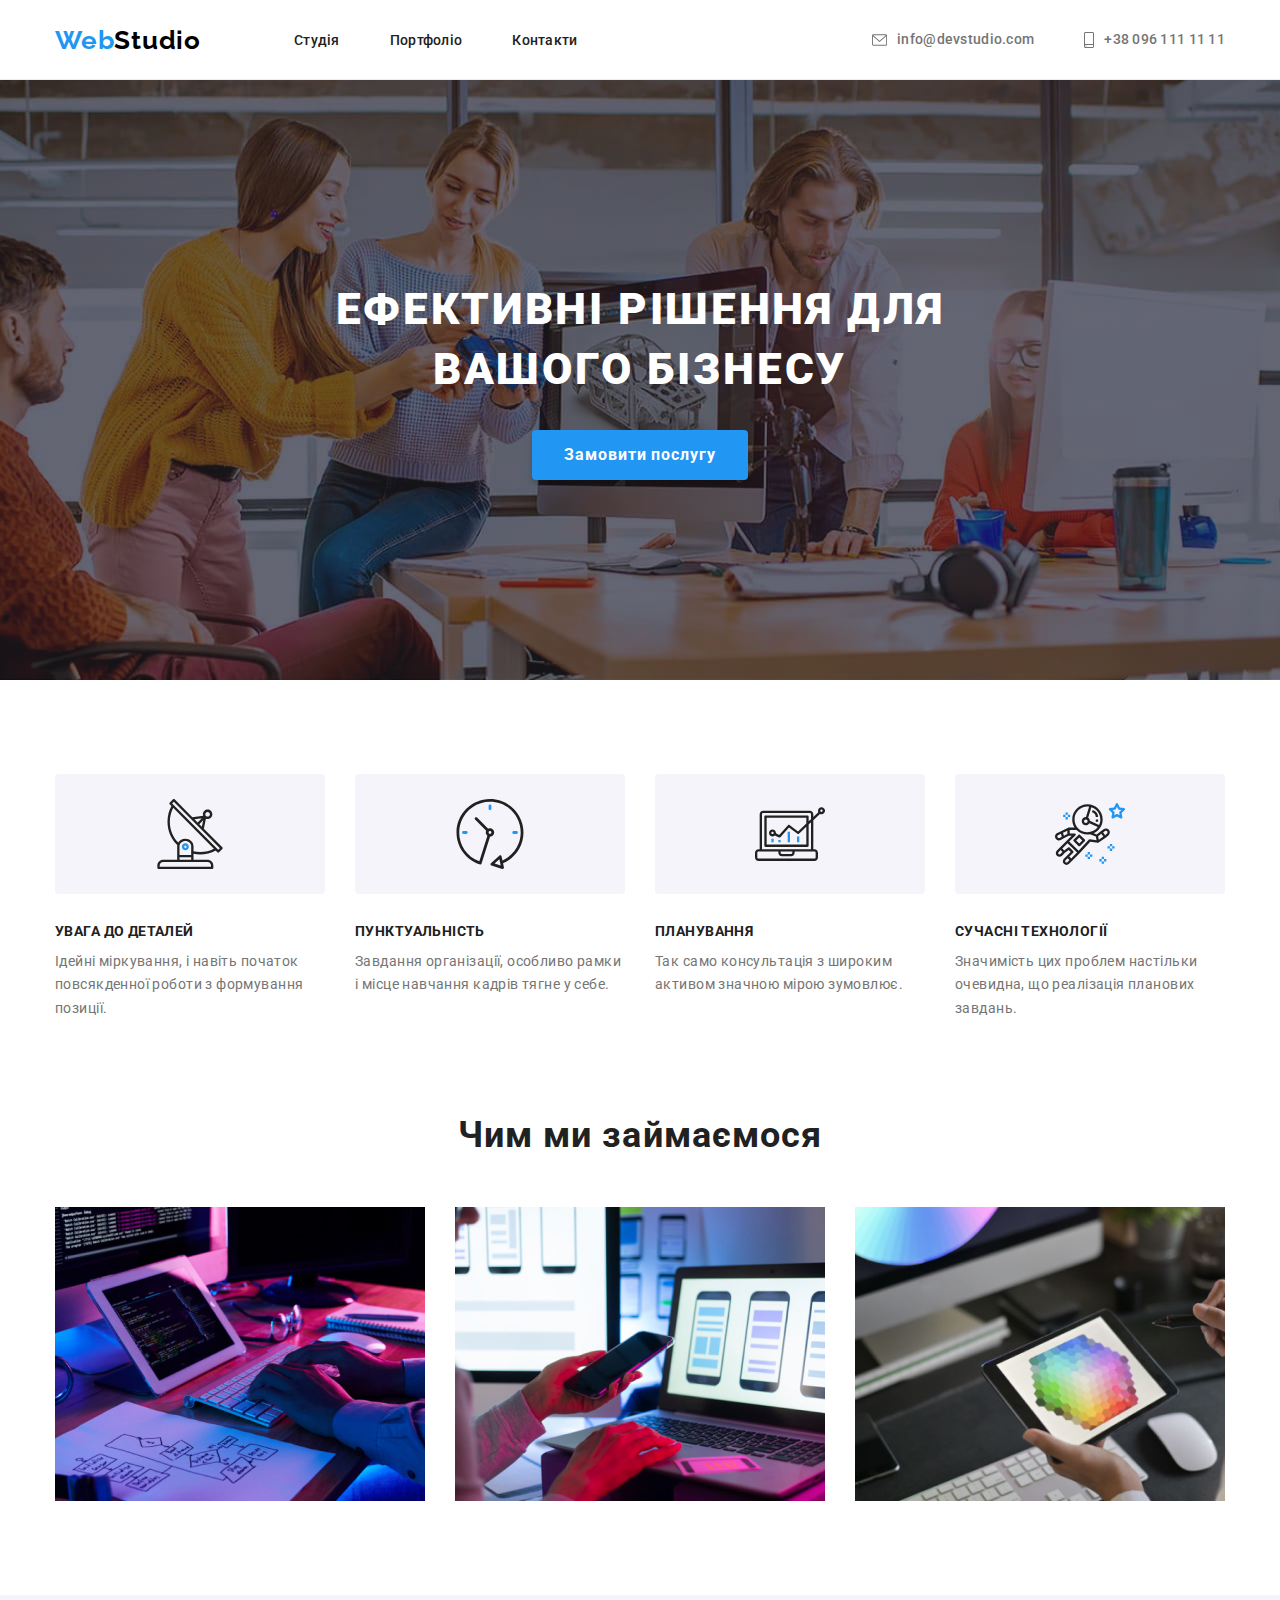
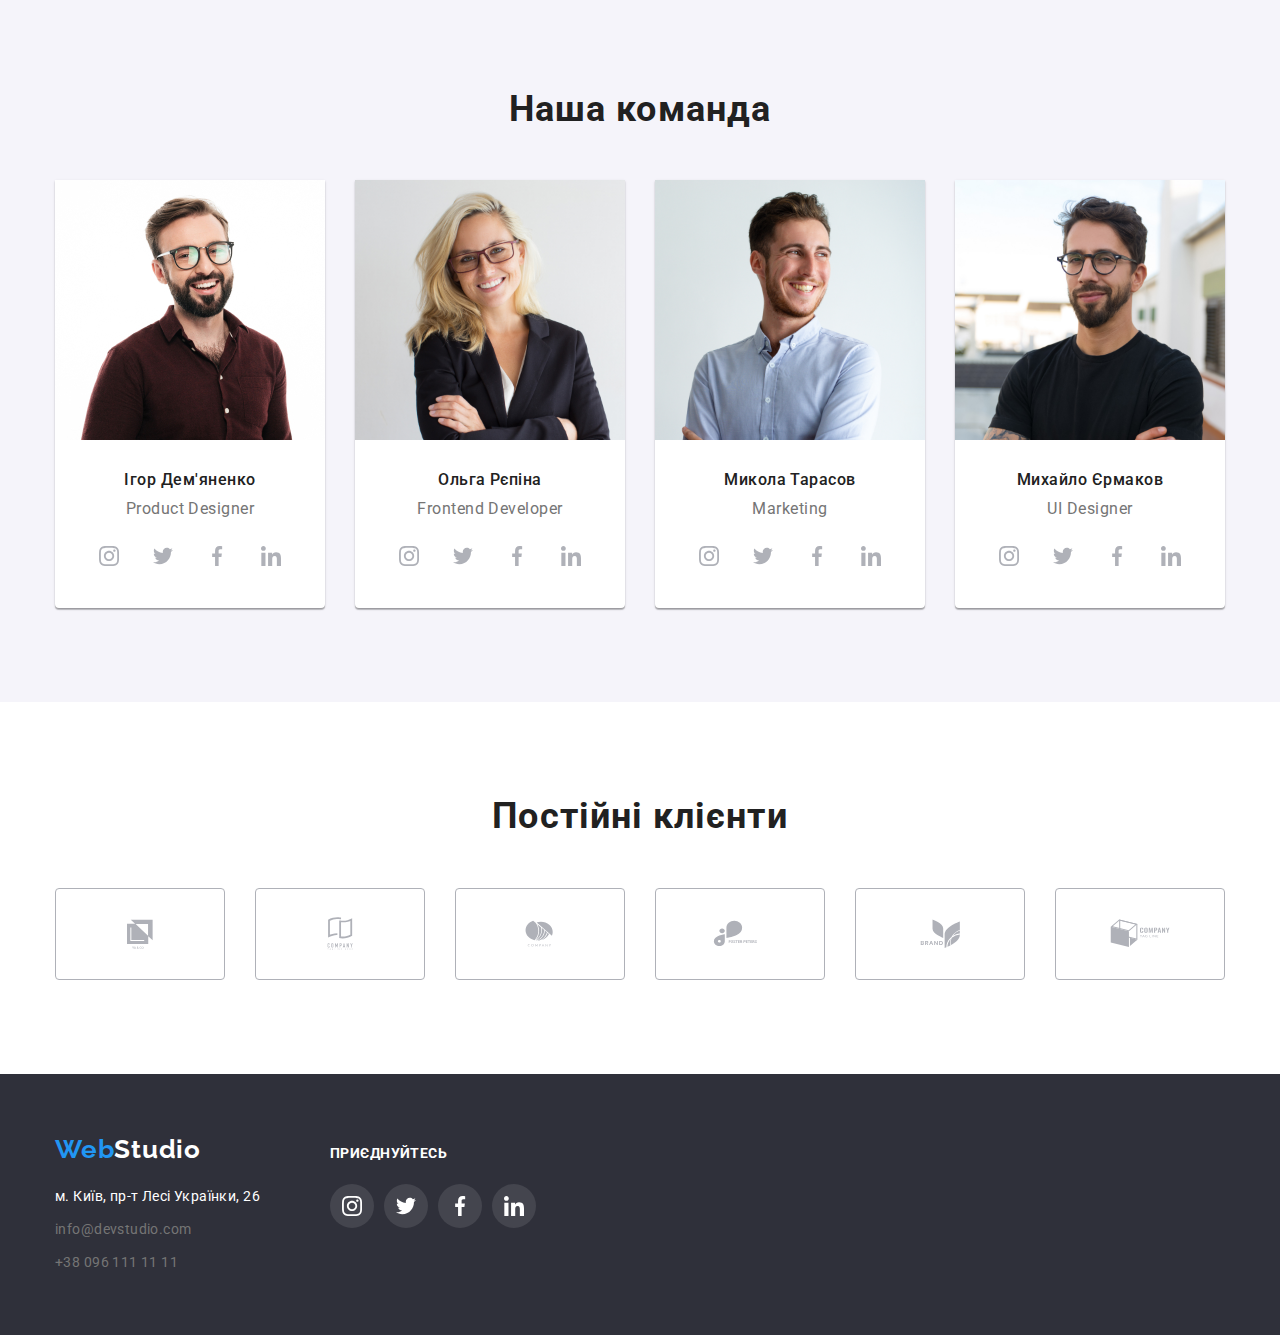
<file: index.html>
<!DOCTYPE html>
<html lang="uk">
  <head>
    <meta charset="UTF-8" />
    <meta http-equiv="X-UA-Compatible" content="IE=edge" />
    <meta name="viewport" content="width=device-width, initial-scale=1.0" />
    <title>WebStudio</title>
    <link rel="preconnect" href="https://fonts.googleapis.com" />
    <link rel="preconnect" href="https://fonts.gstatic.com" crossorigin />
    <link
      href="https://fonts.googleapis.com/css2?family=Raleway:wght@700&family=Roboto:wght@400;500;700;900&display=swap"
      rel="stylesheet"
    />

    <link rel="stylesheet" href="css/modern-normalize.css" />
    <link rel="stylesheet" href="css/styles.css" />
  </head>

  <body>
    <!--Header-->
    <header class="header">
      <div class="container flex-nav">
        <nav class="nav">
          <a class="logo" href="index.html"
            ><span class="web">Web</span>Studio</a
          >

          <ul class="nav-page list">
            <li class="nav-item">
              <a href="./index.html" class="nav-link">Студія</a>
            </li>
            <li class="nav-item">
              <a href="./portfolio.html" class="nav-link">Портфоліо</a>
            </li>
            <li class="nav-item">
              <a href="./contacts.html" class="nav-link">Контакти</a>
            </li>
          </ul>
        </nav>
        <ul class="contact-header list">
          <li class="contact-item">
            <a href="mailto:info@devstudio.com" class="contact-header-link">
              <svg class="icon-contact" width="15.2" height="12px">
                <use href="./images/icons/symbol-defs.svg#icon-envelope"></use>
              </svg>
              info@devstudio.com</a
            >
          </li>
          <li class="contact-item">
            <a href="tel:+380961111111" class="contact-header-link"
              ><svg class="icon-contact" width="10px" height="16px">
                <use
                  href="./images/icons/symbol-defs.svg#icon-smartphone"
                ></use>
              </svg>
              +38 096 111 11 11</a
            >
          </li>
        </ul>
      </div>
    </header>

    <!--Main-->
    <main>
      <!--Hero-->

      <section class="hero-section">
        <h1 class="hero-title">Ефективні рішення для вашого бізнесу</h1>
        <button type="button" class="button">Замовити послугу</button>
      </section>

      <!--Особливості-->

      <section class="section">
        <div class="container">
          <h2 class="visual-hidden">Особливості WebStudio</h2>
          <ul class="flex-peculiarities list">
            <li class="item-features">
              <div class="icon-container">
                <svg class="icon-features" width="70px" height="70px">
                  <use href="./images/icons/symbol-defs.svg#icon-antenna"></use>
                </svg>
              </div>
              <h3 class="subtitle">УВАГА ДО ДЕТАЛЕЙ</h3>
              <p class="description">
                Ідейні міркування, і навіть початок повсякденної роботи з
                формування позиції.
              </p>
            </li>
            <li class="item-features">
              <div class="icon-container">
                <svg class="icon-features" width="70px" height="70px">
                  <use href="./images/icons/symbol-defs.svg#icon-clock"></use>
                </svg>
              </div>
              <h3 class="subtitle">ПУНКТУАЛЬНІСТЬ</h3>
              <p class="description">
                Завдання організації, особливо рамки і місце навчання кадрів
                тягне у себе.
              </p>
            </li>
            <li class="item-features">
              <div class="icon-container">
                <svg class="icon-features" width="70px" height="70px">
                  <use href="./images/icons/symbol-defs.svg#icon-diagram"></use>
                </svg>
              </div>
              <h3 class="subtitle">ПЛАНУВАННЯ</h3>
              <p class="description">
                Так само консультація з широким активом значною мірою зумовлює.
              </p>
            </li>
            <li class="item-features">
              <div class="icon-container">
                <svg class="icon-features" width="70px" height="70px">
                  <use
                    href="./images/icons/symbol-defs.svg#icon-astronaut"
                  ></use>
                </svg>
              </div>
              <h3 class="subtitle">СУЧАСНІ ТЕХНОЛОГІЇ</h3>
              <p class="description">
                Значимість цих проблем настільки очевидна, що реалізація
                планових завдань.
              </p>
            </li>
          </ul>
        </div>
      </section>

      <!--Чим ми займаємося-->

      <section class="section work">
        <div class="container">
          <h2 class="title-work">Чим ми займаємося</h2>
          <ul class="flex-work">
            <li class="list">
              <img
                src="./images/work/box-1.jpg"
                alt="людина працює за компютером"
                width="370"
              />
            </li>
            <li class="list">
              <img
                src="./images/work/box-2.jpg"
                alt="Людина тримає в руках телефон"
                width="370"
              />
            </li>
            <li class="list">
              <img
                src="./images/work/box-3.jpg"
                alt="людина тримає в руках планшет"
                width="370"
              />
            </li>
          </ul>
        </div>
      </section>

      <!--Наша команда-->

      <section class="section team">
        <div class="container">
          <h2 class="title-team">Наша команда</h2>
          <ul class="flex-team">
            <li class="team-card list">
              <img
                src="./images/team/igor.jpg"
                alt="чоловік в окулярах"
                width="270"
              />
              <div class="team-container">
                <h3 class="name">Ігор Дем'яненко</h3>
                <p class="status" lang="en">Product Designer</p>
                <ul class="network list">
                  <li class="icon-network-item">
                    <a
                      class="icon-network-link"
                      href="https://www.instagram.com/"
                      target="_blank"
                      rel="noopener nofollow noreferrer"
                    >
                      <svg class="icon-network" width="20px" height="20px">
                        <use
                          href="./images/icons/symbol-defs.svg#icon-instagram"
                        ></use>
                      </svg>
                    </a>
                  </li>
                  <li class="icon-network-item">
                    <a
                      class="icon-network-link"
                      href="https://twitter.com"
                      target="_blank"
                      rel="noopener nofollow noreferrer"
                    >
                      <svg class="icon-network" width="20px" height="20px">
                        <use
                          href="./images/icons/symbol-defs.svg#icon-twitter"
                        ></use>
                      </svg>
                    </a>
                  </li>
                  <li class="icon-network-item">
                    <a
                      class="icon-network-link"
                      href="https://www.facebook.com/"
                      target="_blank"
                      rel="noopener nofollow noreferrer"
                    >
                      <svg class="icon-network" width="20px" height="20px">
                        <use
                          href="./images/icons/symbol-defs.svg#icon-facebook"
                        ></use>
                      </svg>
                    </a>
                  </li>
                  <li class="icon-network-item">
                    <a
                      class="icon-network-link"
                      href="https://www.linkedin.com/"
                      target="_blank"
                      rel="noopener nofollow noreferrer"
                    >
                      <svg class="icon-network" width="20px" height="20px">
                        <use
                          href="./images/icons/symbol-defs.svg#icon-linkedin"
                        ></use>
                      </svg>
                    </a>
                  </li>
                </ul>
              </div>
            </li>
            <li class="team-card list">
              <img
                src="./images/team/olga.jpg"
                alt="жінка в окулярах"
                width="270"
              />
              <div class="team-container">
                <h3 class="name">Ольга Рєпіна</h3>
                <p class="status" lang="en">Frontend Developer</p>
                <ul class="network list">
                  <li class="icon-network-item">
                    <a
                      class="icon-network-link"
                      href="https://www.instagram.com/"
                      target="_blank"
                      rel="noopener nofollow noreferrer"
                    >
                      <svg class="icon-network" width="20px" height="20px">
                        <use
                          href="./images/icons/symbol-defs.svg#icon-instagram"
                        ></use>
                      </svg>
                    </a>
                  </li>
                  <li class="icon-network-item">
                    <a
                      class="icon-network-link"
                      href="https://twitter.com"
                      target="_blank"
                      rel="noopener nofollow noreferrer"
                    >
                      <svg class="icon-network" width="20px" height="20px">
                        <use
                          href="./images/icons/symbol-defs.svg#icon-twitter"
                        ></use>
                      </svg>
                    </a>
                  </li>
                  <li class="icon-network-item">
                    <a
                      class="icon-network-link"
                      href="https://www.facebook.com/"
                      target="_blank"
                      rel="noopener nofollow noreferrer"
                    >
                      <svg class="icon-network" width="20px" height="20px">
                        <use
                          href="./images/icons/symbol-defs.svg#icon-facebook"
                        ></use>
                      </svg>
                    </a>
                  </li>
                  <li class="icon-network-item">
                    <a
                      class="icon-network-link"
                      href="https://www.linkedin.com/"
                      target="_blank"
                      rel="noopener nofollow noreferrer"
                    >
                      <svg class="icon-network" width="20px" height="20px">
                        <use
                          href="./images/icons/symbol-defs.svg#icon-linkedin"
                        ></use>
                      </svg>
                    </a>
                  </li>
                </ul>
              </div>
            </li>
            <li class="team-card list">
              <img
                src="./images/team/mykola.jpg"
                alt="чоловік в рубашці"
                width="270"
              />
              <div class="team-container">
                <h3 class="name">Микола Тарасов</h3>
                <p class="status" lang="en">Marketing</p>
                <ul class="network list">
                  <li class="icon-network-item">
                    <a
                      class="icon-network-link"
                      href="https://www.instagram.com/"
                      target="_blank"
                      rel="noopener nofollow noreferrer"
                    >
                      <svg class="icon-network" width="20px" height="20px">
                        <use
                          href="./images/icons/symbol-defs.svg#icon-instagram"
                        ></use>
                      </svg>
                    </a>
                  </li>
                  <li class="icon-network-item">
                    <a
                      class="icon-network-link"
                      href="https://twitter.com"
                      target="_blank"
                      rel="noopener nofollow noreferrer"
                    >
                      <svg class="icon-network" width="20px" height="20px">
                        <use
                          href="./images/icons/symbol-defs.svg#icon-twitter"
                        ></use>
                      </svg>
                    </a>
                  </li>
                  <li class="icon-network-item">
                    <a
                      class="icon-network-link"
                      href="https://www.facebook.com/"
                      target="_blank"
                      rel="noopener nofollow noreferrer"
                    >
                      <svg class="icon-network" width="20px" height="20px">
                        <use
                          href="./images/icons/symbol-defs.svg#icon-facebook"
                        ></use>
                      </svg>
                    </a>
                  </li>
                  <li class="icon-network-item">
                    <a
                      class="icon-network-link"
                      href="https://www.linkedin.com/"
                      target="_blank"
                      rel="noopener nofollow noreferrer"
                    >
                      <svg class="icon-network" width="20px" height="20px">
                        <use
                          href="./images/icons/symbol-defs.svg#icon-linkedin"
                        ></use>
                      </svg>
                    </a>
                  </li>
                </ul>
              </div>
            </li>
            <li class="team-card list">
              <img
                src="./images/team/mikhailo.jpg"
                alt="чоловік в окулярах"
                width="270"
              />
              <div class="team-container">
                <h3 class="name">Михайло Єрмаков</h3>
                <p class="status" lang="en">UI Designer</p>
                <ul class="network list">
                  <li class="icon-network-item">
                    <a
                      class="icon-network-link"
                      href="https://www.instagram.com/"
                      target="_blank"
                      rel="noopener nofollow noreferrer"
                    >
                      <svg class="icon-network" width="20px" height="20px">
                        <use
                          href="./images/icons/symbol-defs.svg#icon-instagram"
                        ></use>
                      </svg>
                    </a>
                  </li>
                  <li class="icon-network-item">
                    <a
                      class="icon-network-link"
                      href="https://twitter.com"
                      target="_blank"
                      rel="noopener nofollow noreferrer"
                    >
                      <svg class="icon-network" width="20px" height="20px">
                        <use
                          href="./images/icons/symbol-defs.svg#icon-twitter"
                        ></use>
                      </svg>
                    </a>
                  </li>
                  <li class="icon-network-item">
                    <a
                      class="icon-network-link"
                      href="https://www.facebook.com/"
                      target="_blank"
                      rel="noopener nofollow noreferrer"
                    >
                      <svg class="icon-network" width="20px" height="20px">
                        <use
                          href="./images/icons/symbol-defs.svg#icon-facebook"
                        ></use>
                      </svg>
                    </a>
                  </li>
                  <li class="icon-network-item">
                    <a
                      class="icon-network-link"
                      href="https://www.linkedin.com/"
                      target="_blank"
                      rel="noopener nofollow noreferrer"
                    >
                      <svg class="icon-network" width="20px" height="20px">
                        <use
                          href="./images/icons/symbol-defs.svg#icon-linkedin"
                        ></use>
                      </svg>
                    </a>
                  </li>
                </ul>
              </div>
            </li>
          </ul>
        </div>
      </section>
      <section class="section">
        <div class="container">
          <h2 class="title-client">Постійні клієнти</h2>
          <ul class="clients list">
            <li class="icon-client-item">
              <a
                href=""
                class="icon-client-link"
                target="_blank"
                rel="noopener noreferrer nofollow"
              >
                <svg class="icon-client" width="106" height="60">
                  <use
                    href="./images/icons/symbol-defs.svg#icon-Client-1"
                  ></use>
                </svg>
              </a>
            </li>
            <li class="icon-client-item">
              <a
                href=""
                class="icon-client-link"
                target="_blank"
                rel="noopener noreferrer nofollow"
              >
                <svg class="icon-client" width="106" height="60">
                  <use
                    href="./images/icons/symbol-defs.svg#icon-Client-2"
                  ></use>
                </svg>
              </a>
            </li>
            <li class="icon-client-item">
              <a
                href=""
                class="icon-client-link"
                target="_blank"
                rel="noopener noreferrer nofollow"
              >
                <svg class="icon-client" width="106" height="60">
                  <use
                    href="./images/icons/symbol-defs.svg#icon-Client-3"
                  ></use>
                </svg>
              </a>
            </li>
            <li class="icon-client-item">
              <a
                href=""
                class="icon-client-link"
                target="_blank"
                rel="noopener noreferrer nofollow"
              >
                <svg class="icon-client" width="106" height="60">
                  <use
                    href="./images/icons/symbol-defs.svg#icon-Client-4"
                  ></use>
                </svg>
              </a>
            </li>
            <li class="icon-client-item">
              <a
                href=""
                class="icon-client-link"
                target="_blank"
                rel="noopener noreferrer nofollow"
              >
                <svg class="icon-client" width="106" height="60">
                  <use
                    href="./images/icons/symbol-defs.svg#icon-Client-5"
                  ></use>
                </svg>
              </a>
            </li>
            <li class="icon-client-item">
              <a
                href=""
                class="icon-client-link"
                target="_blank"
                rel="noopener noreferrer nofollow"
              >
                <svg class="icon-client" width="106" height="60">
                  <use
                    href="./images/icons/symbol-defs.svg#icon-Client-6"
                  ></use>
                </svg>
              </a>
            </li>
          </ul>
        </div>
      </section>
    </main>
    <!--Footer-->

    <footer class="footer">
      <div class="container flex-footer">
        <div class="adress-box">
          <a class="logo white" href="index.html"
            ><span class="web">Web</span>Studio</a
          >
          <adress class="adress">
            <ul class="contact-footer list">
              <li>
                <a
                  href="https://goo.gl/maps/FdNtp9PwQbBLTnzt7"
                  class="contact-footer-link map-link"
                  target="_blank"
                  rel="noopener norefer"
                  >м. Київ, пр-т Лесі Українки, 26</a
                >
              </li>
              <li class="footer-mail-item">
                <a href="mailto:info@devstudio.com" class="contact-footer-link"
                  >info@devstudio.com</a
                >
              </li>
              <li class="footer-tel-item">
                <a href="tel:+380961111111" class="contact-footer-link"
                  >+38 096 111 11 11</a
                >
              </li>
            </ul>
          </adress>
        </div>
        <div class="social-box">
          <h2 class="title-social">приєднуйтесь</h2>
          <ul class="social list">
            <li class="social-item">
              <a
                class="social-link"
                href="https://www.instagram.com/"
                target="_blank"
                rel="noopener nofollow noreferrer"
              >
                <svg class="icon-social" width="20px" height="20px">
                  <use
                    href="./images/icons/symbol-defs.svg#icon-instagram"
                  ></use>
                </svg>
              </a>
            </li>
            <li class="social-item">
              <a
                class="social-link"
                href="https://twitter.com"
                target="_blank"
                rel="noopener nofollow noreferrer"
              >
                <svg class="icon-social" width="20px" height="20px">
                  <use href="./images/icons/symbol-defs.svg#icon-twitter"></use>
                </svg>
              </a>
            </li>
            <li class="social-item">
              <a
                class="social-link"
                href="https://www.facebook.com/"
                target="_blank"
                rel="noopener nofollow noreferrer"
              >
                <svg class="icon-social" width="20px" height="20px">
                  <use
                    href="./images/icons/symbol-defs.svg#icon-facebook"
                  ></use>
                </svg>
              </a>
            </li>
            <li class="social-item">
              <a
                class="social-link"
                href="https://www.linkedin.com/"
                target="_blank"
                rel="noopener nofollow noreferrer"
              >
                <svg class="icon-social" width="20px" height="20px">
                  <use
                    href="./images/icons/symbol-defs.svg#icon-linkedin"
                  ></use>
                </svg>
              </a>
            </li>
          </ul>
        </div>
      </div>
    </footer>
  </body>
</html>
</file>
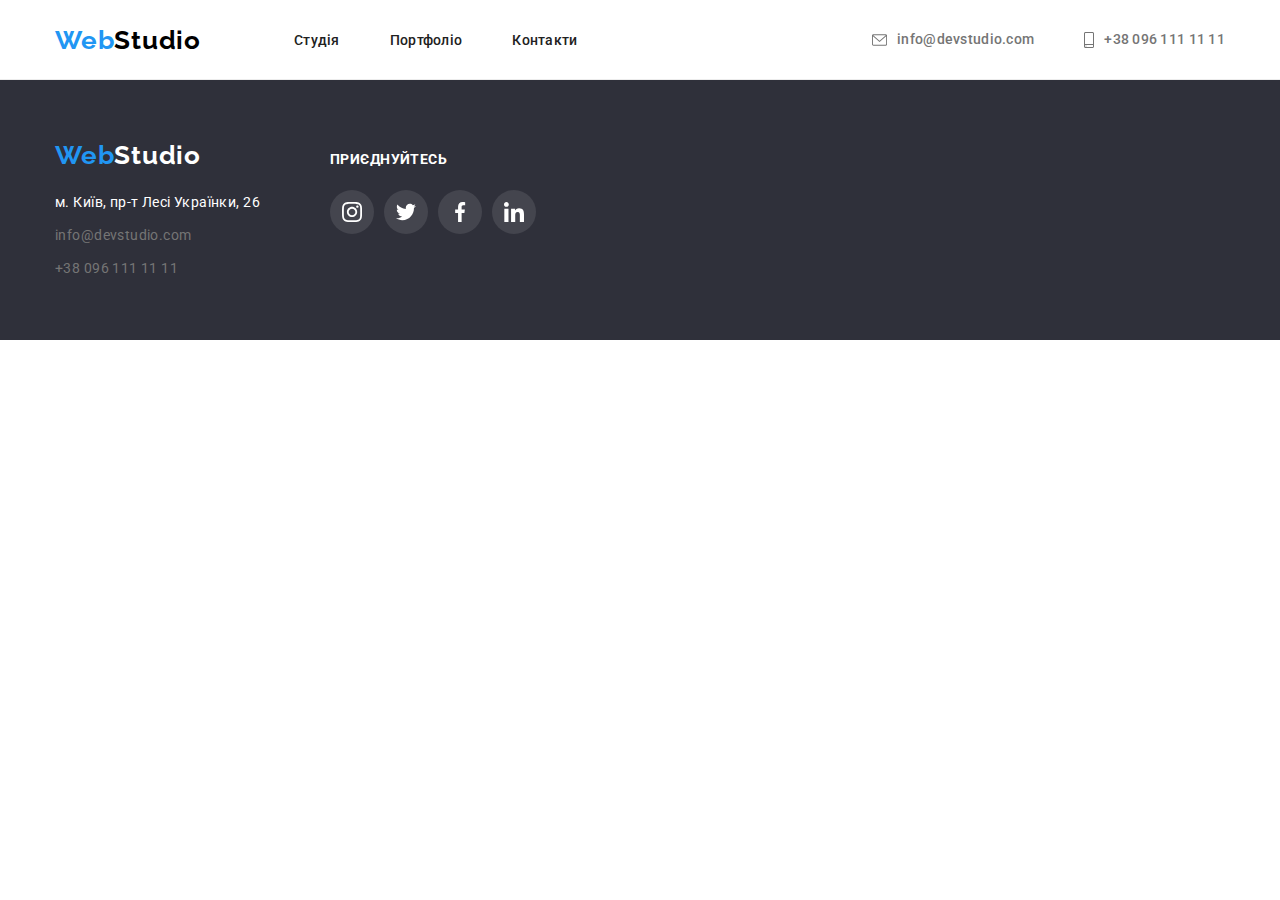
<file: contacts.html>
<!DOCTYPE html>
<html lang="uk">
  <head>
    <meta charset="UTF-8" />
    <meta http-equiv="X-UA-Compatible" content="IE=edge" />
    <meta name="viewport" content="width=device-width, initial-scale=1.0" />
    <title>WebStudio</title>
    <link rel="preconnect" href="https://fonts.googleapis.com" />
    <link rel="preconnect" href="https://fonts.gstatic.com" crossorigin />
    <link
      href="https://fonts.googleapis.com/css2?family=Raleway:wght@700&family=Roboto:wght@400;500;700;900&display=swap"
      rel="stylesheet"
    />
    <link rel="stylesheet" href="css/modern-normalize.css" />
    <link rel="stylesheet" href="css/styles.css" />
  </head>

  <body>
    <!--Header-->
    <header class="header">
      <div class="container flex-nav">
        <nav class="nav">
          <a class="logo" href="index.html"
            ><span class="web">Web</span>Studio</a
          >

          <ul class="nav-page list">
            <li class="nav-item">
              <a href="./index.html" class="nav-link">Студія</a>
            </li>
            <li class="nav-item">
              <a href="./portfolio.html" class="nav-link">Портфоліо</a>
            </li>
            <li class="nav-item">
              <a href="./contacts.html" class="nav-link">Контакти</a>
            </li>
          </ul>
        </nav>
        <ul class="contact-header list">
          <li class="contact-item">
            <a href="mailto:info@devstudio.com" class="contact-header-link">
              <svg class="icon-contact" width="15.2" height="12px">
                <use href="./images/icons/symbol-defs.svg#icon-envelope"></use>
              </svg>
              info@devstudio.com</a
            >
          </li>
          <li class="contact-item">
            <a href="tel:+380961111111" class="contact-header-link"
              ><svg class="icon-contact" width="10px" height="16px">
                <use
                  href="./images/icons/symbol-defs.svg#icon-smartphone"
                ></use>
              </svg>
              +38 096 111 11 11</a
            >
          </li>
        </ul>
      </div>
    </header>
    <!--main-->

    <!--Footer-->

    <footer class="footer">
      <div class="container flex-footer">
        <div class="adress-box">
          <a class="logo white" href="index.html"
            ><span class="web">Web</span>Studio</a
          >
          <adress class="adress">
            <ul class="contact-footer list">
              <li>
                <a
                  href="https://goo.gl/maps/FdNtp9PwQbBLTnzt7"
                  class="contact-footer-link map-link"
                  target="_blank"
                  rel="noopener norefer"
                  >м. Київ, пр-т Лесі Українки, 26</a
                >
              </li>
              <li class="footer-mail-item">
                <a href="mailto:info@devstudio.com" class="contact-footer-link"
                  >info@devstudio.com</a
                >
              </li>
              <li class="footer-tel-item">
                <a href="tel:+380961111111" class="contact-footer-link"
                  >+38 096 111 11 11</a
                >
              </li>
            </ul>
          </adress>
        </div>
        <div class="social-box">
          <h2 class="title-social">приєднуйтесь</h2>
          <ul class="social list">
            <li class="social-item">
              <a
                class="social-link"
                href="https://www.instagram.com/"
                target="_blank"
                rel="noopener nofollow noreferrer"
              >
                <svg class="icon-social" width="20px" height="20px">
                  <use
                    href="./images/icons/symbol-defs.svg#icon-instagram"
                  ></use>
                </svg>
              </a>
            </li>
            <li class="social-item">
              <a
                class="social-link"
                href="https://twitter.com"
                target="_blank"
                rel="noopener nofollow noreferrer"
              >
                <svg class="icon-social" width="20px" height="20px">
                  <use href="./images/icons/symbol-defs.svg#icon-twitter"></use>
                </svg>
              </a>
            </li>
            <li class="social-item">
              <a
                class="social-link"
                href="https://www.facebook.com/"
                target="_blank"
                rel="noopener nofollow noreferrer"
              >
                <svg class="icon-social" width="20px" height="20px">
                  <use
                    href="./images/icons/symbol-defs.svg#icon-facebook"
                  ></use>
                </svg>
              </a>
            </li>
            <li class="social-item">
              <a
                class="social-link"
                href="https://www.linkedin.com/"
                target="_blank"
                rel="noopener nofollow noreferrer"
              >
                <svg class="icon-social" width="20px" height="20px">
                  <use
                    href="./images/icons/symbol-defs.svg#icon-linkedin"
                  ></use>
                </svg>
              </a>
            </li>
          </ul>
        </div>
      </div>
    </footer>
  </body>
</html>
</file>
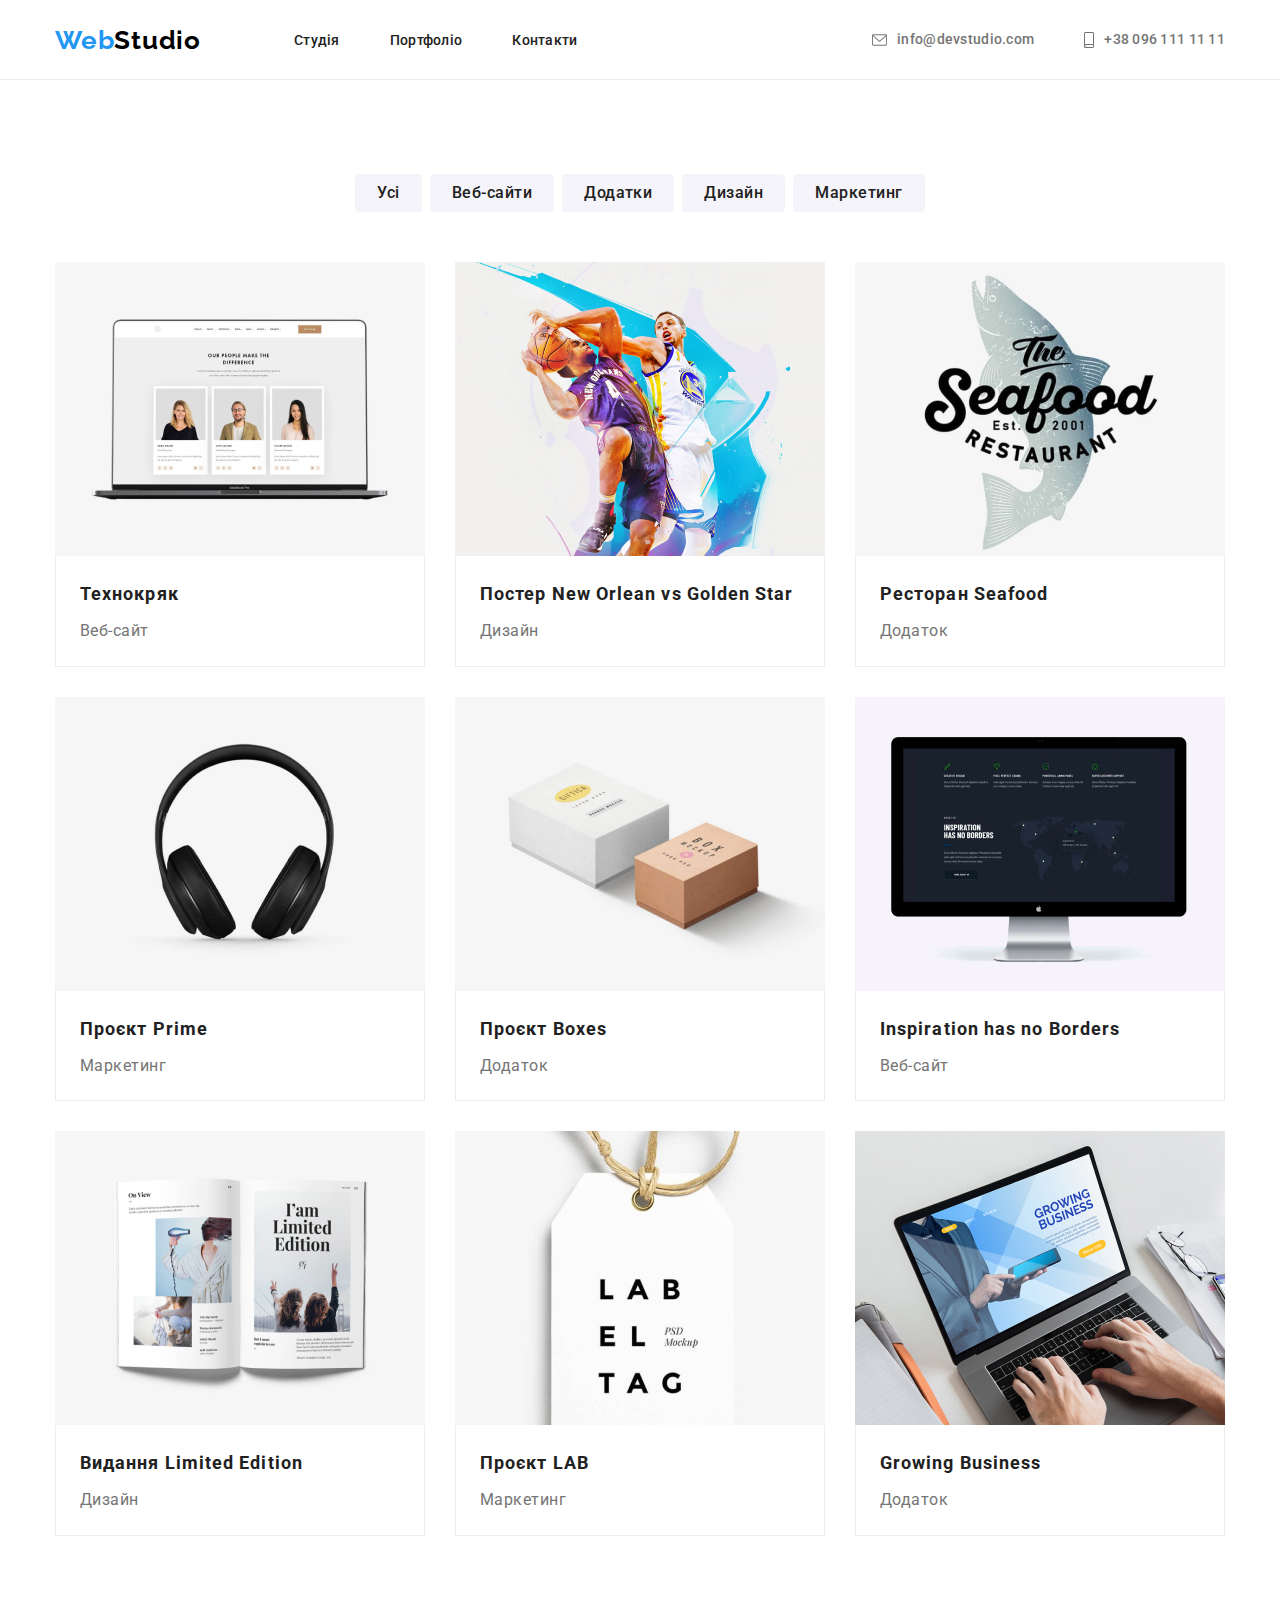
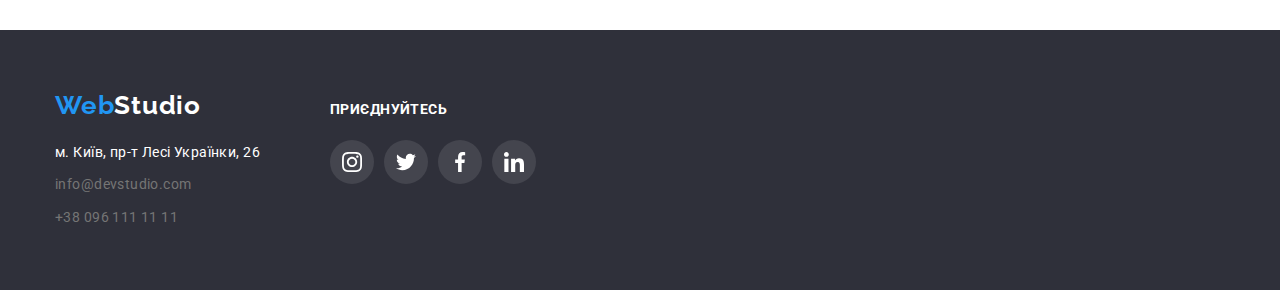
<file: portfolio.html>
<!DOCTYPE html>
<html lang="uk">
  <head>
    <meta charset="UTF-8" />
    <meta http-equiv="X-UA-Compatible" content="IE=edge" />
    <meta name="viewport" content="width=device-width, initial-scale=1.0" />
    <title>WebStudio</title>
    <link rel="preconnect" href="https://fonts.googleapis.com" />
    <link rel="preconnect" href="https://fonts.gstatic.com" crossorigin />
    <link
      href="https://fonts.googleapis.com/css2?family=Raleway:wght@700&family=Roboto:wght@400;500;700;900&display=swap"
      rel="stylesheet"
    />
    <link rel="stylesheet" href="css/modern-normalize.css" />
    <link rel="stylesheet" href="css/styles.css" />
  </head>

  <body>
    <!--Header-->
    <header class="header">
      <div class="container flex-nav">
        <nav class="nav">
          <a class="logo" href="index.html"
            ><span class="web">Web</span>Studio</a
          >

          <ul class="nav-page list">
            <li class="nav-item">
              <a href="./index.html" class="nav-link">Студія</a>
            </li>
            <li class="nav-item">
              <a href="./portfolio.html" class="nav-link">Портфоліо</a>
            </li>
            <li class="nav-item">
              <a href="./contacts.html" class="nav-link">Контакти</a>
            </li>
          </ul>
        </nav>
        <ul class="contact-header list">
          <li class="contact-item">
            <a href="mailto:info@devstudio.com" class="contact-header-link">
              <svg class="icon-contact" width="15.2" height="12px">
                <use href="./images/icons/symbol-defs.svg#icon-envelope"></use>
              </svg>
              info@devstudio.com</a
            >
          </li>
          <li class="contact-item">
            <a href="tel:+380961111111" class="contact-header-link"
              ><svg class="icon-contact" width="10px" height="16px">
                <use
                  href="./images/icons/symbol-defs.svg#icon-smartphone"
                ></use>
              </svg>
              +38 096 111 11 11</a
            >
          </li>
        </ul>
      </div>
    </header>

    <!--main-->
    <main>
      <section class="section">
        <div class="container">
          <h1 class="visual-hidden">Projects</h1>
          <ul class="filter list">
            <li class="filter-item">
              <button type="button" class="filter-button">Усі</button>
            </li>
            <li class="filter-item">
              <button type="button" class="filter-button">Веб-сайти</button>
            </li>
            <li class="filter-item">
              <button type="button" class="filter-button">Додатки</button>
            </li>
            <li class="filter-item">
              <button type="button" class="filter-button">Дизайн</button>
            </li>
            <li class="filter-item">
              <button type="button" class="filter-button">Маркетинг</button>
            </li>
          </ul>
          <!-- projects -->
          <ul class="projects list">
            <li class="project-card">
              <a class="project-link" href="">
                <img
                  src="./images/portfolio/laptop.jpg"
                  alt="вебсайт на компьютері"
                  width="370"
                  height="294"
                />
                <div class="desc-content">
                  <h2 class="project-title">Технокряк</h2>
                  <p class="project-desc">Веб-сайт</p>
                </div>
              </a>
            </li>
            <li class="project-card">
              <a class="project-link" href="">
                <img
                  src="./images/portfolio/basketball.jpg"
                  alt="два гравця в баскетбол"
                  width="370"
                  height="294"
                />
                <div class="desc-content">
                  <h2 class="project-title">
                    Постер New Orlean vs Golden Star
                  </h2>
                  <p class="project-desc">Дизайн</p>
                </div>
              </a>
            </li>
            <li class="project-card">
              <a class="project-link" href="">
                <img
                  src="./images/portfolio/seafood.jpg"
                  alt="seafood ресторан логотип"
                  width="370"
                  height="294"
                />
                <div class="desc-content">
                  <h2 class="project-title">Ресторан Seafood</h2>
                  <p class="project-desc">Додаток</p>
                </div>
              </a>
            </li>
            <li class="project-card">
              <a class="project-link" href="">
                <img
                  src="./images/portfolio/headphones.jpg"
                  alt="навушники"
                  width="370"
                  height="294"
                />
                <div class="desc-content">
                  <h2 class="project-title">Проєкт Prime</h2>
                  <p class="project-desc">Маркетинг</p>
                </div>
              </a>
            </li>
            <li class="project-card">
              <a class="project-link" href="">
                <img
                  src="./images/portfolio/boxes.jpg"
                  alt="одна біла і коричнева коробки"
                  width="370"
                  height="294"
                />
                <div class="desc-content">
                  <h2 class="project-title">Проєкт Boxes</h2>
                  <p class="project-desc">Додаток</p>
                </div>
              </a>
            </li>
            <li class="project-card">
              <a class="project-link" href="">
                <img
                  src="./images/portfolio/imac.jpg"
                  alt="сайт на аймаку"
                  width="370"
                  height="294"
                />
                <div class="desc-content">
                  <h2 class="project-title">Inspiration has no Borders</h2>
                  <p class="project-desc">Веб-сайт</p>
                </div>
              </a>
            </li>
            <li class="project-card">
              <a class="project-link" href="">
                <img
                  src="./images/portfolio/book.jpg"
                  alt="сторінки в книжці"
                  width="370"
                  height="294"
                />
                <div class="desc-content">
                  <h2 class="project-title">Видання Limited Edition</h2>
                  <p class="project-desc">Дизайн</p>
                </div>
              </a>
            </li>
            <li class="project-card">
              <a class="project-link" href="">
                <img
                  src="./images/portfolio/price-tag.jpg"
                  alt="цінник"
                  width="370"
                  height="294"
                />
                <div class="desc-content">
                  <h2 class="project-title">Проєкт LAB</h2>
                  <p class="project-desc">Маркетинг</p>
                </div>
              </a>
            </li>
            <li class="project-card">
              <a class="project-link" href="">
                <img
                  src="./images/portfolio/laptop2.jpg"
                  alt="робота за ноутбуком"
                  width="370"
                  height="294"
                />
                <div class="desc-content">
                  <h2 class="project-title">Growing Business</h2>
                  <p class="project-desc">Додаток</p>
                </div>
              </a>
            </li>
          </ul>
        </div>
      </section>
    </main>

    <!--footer-->

    <footer class="footer">
      <div class="container flex-footer">
        <div class="adress-box">
          <a class="logo white" href="index.html"
            ><span class="web">Web</span>Studio</a
          >
          <adress class="adress">
            <ul class="contact-footer list">
              <li>
                <a
                  href="https://goo.gl/maps/FdNtp9PwQbBLTnzt7"
                  class="contact-footer-link map-link"
                  target="_blank"
                  rel="noopener norefer"
                  >м. Київ, пр-т Лесі Українки, 26</a
                >
              </li>
              <li class="footer-mail-item">
                <a href="mailto:info@devstudio.com" class="contact-footer-link"
                  >info@devstudio.com</a
                >
              </li>
              <li class="footer-tel-item">
                <a href="tel:+380961111111" class="contact-footer-link"
                  >+38 096 111 11 11</a
                >
              </li>
            </ul>
          </adress>
        </div>
        <div class="social-box">
          <h2 class="title-social">приєднуйтесь</h2>
          <ul class="social list">
            <li class="social-item">
              <a
                class="social-link"
                href="https://www.instagram.com/"
                target="_blank"
                rel="noopener nofollow noreferrer"
              >
                <svg class="icon-social" width="20px" height="20px">
                  <use
                    href="./images/icons/symbol-defs.svg#icon-instagram"
                  ></use>
                </svg>
              </a>
            </li>
            <li class="social-item">
              <a
                class="social-link"
                href="https://twitter.com"
                target="_blank"
                rel="noopener nofollow noreferrer"
              >
                <svg class="icon-social" width="20px" height="20px">
                  <use href="./images/icons/symbol-defs.svg#icon-twitter"></use>
                </svg>
              </a>
            </li>
            <li class="social-item">
              <a
                class="social-link"
                href="https://www.facebook.com/"
                target="_blank"
                rel="noopener nofollow noreferrer"
              >
                <svg class="icon-social" width="20px" height="20px">
                  <use
                    href="./images/icons/symbol-defs.svg#icon-facebook"
                  ></use>
                </svg>
              </a>
            </li>
            <li class="social-item">
              <a
                class="social-link"
                href="https://www.linkedin.com/"
                target="_blank"
                rel="noopener nofollow noreferrer"
              >
                <svg class="icon-social" width="20px" height="20px">
                  <use
                    href="./images/icons/symbol-defs.svg#icon-linkedin"
                  ></use>
                </svg>
              </a>
            </li>
          </ul>
        </div>
      </div>
    </footer>
  </body>
</html>
</file>
<file: css/styles.css>
/*Colors*/

:root {
  --main-color-text: #757575;
  --title-color-text: #212121;
  --white-color-text: #ffffff;
  --bgd-accent-color: #2f303a;
  --logo-black--text: #000000;
  --logo-blue--text: #2196f3;
  --bgd-button: #2196f3;
  --bgd-button-filter: #f5f4fa;
  --icon-main-color: #afb1b8;
}

body {
  color: var(--main-color-text);
  font-family: "Roboto", sans-serif;
}

h1,
h2,
h3,
h4,
h5,
h5,
p,
ul {
  margin: 0;
  padding: 0;
}

img {
  display: block;
  max-width: 100%;
  height: auto;
}

.visual-hidden {
  position: absolute;
  white-space: nowrap;
  width: 1px;
  height: 1px;
  overflow: hidden;
  border: 0;
  padding: 0;
  clip: rect(0 0 0 0);
  clip-path: inset(50%);
  margin: -1px;
}
.list {
  list-style: none;
}
.container {
  width: 1200px;
  margin: 0 auto;
  padding-left: 15px;
  padding-right: 15px;
}

.section {
  padding-top: 94px;
  padding-bottom: 94px;
}

/* hovers */

.nav-link:hover,
.nav-link:focus,
.contact-header-link:hover,
.contact-header-link:focus,
.contact-footer-link:hover,
.contact-footer-link:focus {
  color: var(--bgd-button);
}

/* header */
.header {
  height: 80px;
  color: var(--white-color-text);
  border-bottom: 1px solid #ececec;
}
.flex-nav {
  display: flex;
  height: 80px;
  align-items: center;
}

.nav-link,
.contact-link-header {
  letter-spacing: 0.02em;
}

/*  Navigation */

.nav-link {
  color: var(--title-color-text);
  font-weight: 500;
  font-size: 14px;
  line-height: 1.14;

  text-decoration: none;
}
.nav {
  display: flex;
}

.nav-page.list {
  display: flex;
  margin-left: 93px;
  align-items: center;
}

.nav-item:not(:first-child) {
  margin-left: 50px;
}
.nav-link,
.contact-header-link {
  letter-spacing: 0.02em;
}

/* logo */

.logo {
  color: #000000;

  font-family: "Raleway", sans-serif;
  letter-spacing: 0.03em;
  font-weight: 700;
  font-size: 26px;
  line-height: 1.19;

  text-decoration: none;
}

/* logo - span */
.web {
  color: var(--bgd-button);
}

/* top contacts */
.contact-header.list {
  display: flex;
  margin-left: auto;
  align-items: center;
}

.contact-item:not(:first-child) {
  margin-left: 50px;
}

.contact-header-link {
  display: flex;
  align-items: center;
  text-decoration: none;

  color: var(--main-color-text);
  font-weight: 500;
  font-size: 14px;
  line-height: 1.14;
}

.icon-contact {
  margin-right: 10px;
  fill: currentColor;
}
/* Main */
.hero-section {
  max-width: 1600px;
  margin-left: auto;
  margin-right: auto;
  padding-top: 200px;
  padding-bottom: 200px;
  text-align: center;

  background-image: linear-gradient(
      to right,
      rgba(47, 48, 58, 0.4),
      rgba(47, 48, 58, 0.4)
    ),
    url(../images/hero.jpeg);
  background-position: center;
  background-repeat: no-repeat;
  background-size: cover;
  /* Подстраховка bgd */
  background-color: var(--bgd-button);
}

.hero-title {
  margin-bottom: 30px;
  max-width: 696px;
  margin-left: auto;
  margin-right: auto;

  color: var(--white-color-text);
  font-weight: 900;
  font-size: 44px;
  line-height: 1.36;
  letter-spacing: 0.06em;
  text-transform: uppercase;
}

/* Button */

.button {
  min-width: 152px;
  border-radius: 4px;
  padding: 10px 32px;
  border: none;

  color: var(--white-color-text);
  background-color: var(--bgd-button);
  font-family: var(--bgd-button-filter);
  font-weight: 700;
  font-size: 16px;
  line-height: 1.87;
  letter-spacing: 0.06em;

  cursor: pointer;
  box-shadow: 0px 4px 4px rgba(0, 0, 0, 0.15);
}

.button:active {
  background-color: #188ce8;
}
/* Section peculiarities */

.flex-peculiarities {
  display: flex;
  justify-content: space-between;
}
.flex-peculiarities .list {
  width: 270px;
}

.flex-peculiarities .list:not(:last-child) {
  margin-right: 30px;
}
.item-features {
  width: 270px;
}

.item-features:not(:last-child) {
  margin-right: 30px;
}
.icon-container {
  display: flex;
  align-items: center;
  justify-content: center;
  margin-bottom: 30px;
  height: 120px;

  background: #f5f4fa;
  border-radius: 4px;
}
.subtitle {
  margin-bottom: 10px;
  line-height: 1.14;

  color: var(--title-color-text);
  font-weight: 700;
  font-size: 14px;
  line-height: 1.14;
  letter-spacing: 0.03em;
}

.description {
  font-size: 14px;
  line-height: 1.7;
  letter-spacing: 0.03em;
}

/* Section works img */

.work {
  padding-top: 0%;
}

.flex-work {
  display: flex;
  justify-content: space-between;
}
.title-work,
.title-team,
.title-client {
  color: var(--title-color-text);
  font-weight: 700;
  font-size: 36px;
  line-height: 1.16;
  letter-spacing: 0.03em;
  text-align: center;
  margin-bottom: 50px;
}

/*  Section team */

.team {
  background-color: #f5f4fa;

  text-align: center;
}
.flex-team {
  display: flex;
  justify-content: space-between;
}

.team-card {
  width: 270px;
  border-radius: 0px 0px 4px 4px;

  background: #ffffff;

  box-shadow: 0px 1px 3px rgba(0, 0, 0, 0.12), 0px 1px 1px rgba(0, 0, 0, 0.14),
    0px 2px 1px rgba(0, 0, 0, 0.2);
}
.team-container {
  padding-top: 30px;
  padding-bottom: 30px;
}
.name {
  color: var(--title-color-text);
  font-weight: 500;
  font-size: 16px;
  line-height: 1.19;
  letter-spacing: 0.03em;
}

.status {
  font-size: 16px;
  line-height: 1.19;
  letter-spacing: 0.03em;
  margin-top: 10px;
}
.network {
  display: flex;
  justify-content: center;
  margin-top: 16px;
  gap: 10px;
}
.icon-network-link {
  display: inline-flex;
  align-items: center;
  justify-content: center;
  width: 44px;
  height: 44px;
  border-radius: 50%;
  background-color: var(--white-color-text);
  color: var(--icon-main-color);
}

.icon-network-link:hover,
.icon-network-link:focus {
  background-color: var(--logo-blue--text);
  color: var(--white-color-text);
}

.icon-network {
  fill: currentColor;
}

/*clients*/

.clients {
  display: flex;
}
.icon-client-item {
  width: 170px;
  height: 92px;
}
.icon-client-item + .icon-client-item {
  margin-left: 30px;
}
.icon-client-link {
  display: flex;
  align-items: center;
  justify-content: center;
  width: 100%;
  height: 100%;
  border: 1px solid #afb1b8;
  border-radius: 4px;
  color: var(--icon-main-color);
}

.icon-client-link:hover,
.icon-client-link:focus {
  color: var(--bgd-button);
  border-color: var(--bgd-button);
}
.icon-client {
  fill: currentColor;
}
/* Footer */

.footer {
  padding-top: 60px;
  padding-bottom: 60px;

  background-color: var(--bgd-accent-color);
  font-weight: 400;
  font-size: 14px;
  line-height: 1.7;
}
.address-box {
  width: 231px;
}

.flex-footer {
  display: flex;
  align-items: baseline;
}
.adress {
  font-style: normal;
  margin-top: 20px;
}

.contact-footer-link {
  color: var(--main-color-text);
  font-size: 14px;
  line-height: 1.14;
  letter-spacing: 0.03em;
  text-decoration: none;
}

.footer > .logo,
.map-link {
  color: var(--white-color-text);
}
.logo.white {
  display: block;
  color: var(--white-color-text);
  margin-bottom: 20px;
}
.footer-mail-item,
.footer-tel-item {
  margin-top: 9px;
}

.title-social {
  font-weight: 700;
  font-size: 14px;
  line-height: 1.42;
  letter-spacing: 0.03em;
  text-transform: uppercase;
  margin-bottom: 20px;

  color: var(--white-color-text);
}
.social-box {
  align-items: baseline;
  margin-left: 70px;
}

.social {
  display: flex;
}
.social-item {
}
.social-item + .social-item {
  margin-left: 10px;
}
.social-link {
  display: inline-flex;
  justify-content: center;
  align-items: center;
  width: 44px;
  height: 44px;
  border-radius: 50%;

  color: var(--white-color-text);
  background-color: rgba(255, 255, 255, 0.1);
}

.social-link:hover,
.social-link:focus {
  color: var(--white-color-text);
  background-color: var(--bgd-button);
}
.icon-social {
  fill: currentColor;
}

/* Portfolio Main */

.filter.list {
  display: flex;
  justify-content: center;
  margin-bottom: 50px;

  color: var(--title-color-text);
  font-weight: 500;
  font-size: 16px;
  line-height: 1.62;
}
.filter-item + .filter-item {
  margin-left: 8px;
}

.filter-button {
  padding: 6px 22px;
  font-family: "Roboto";
  border: none;

  color: var(--title-color-text);
  background: var(--bgd-button-filter);
  border-radius: 4px;
  font-weight: 500;
  font-size: 16px;
  line-height: 1.62;
  letter-spacing: 0.03em;

  cursor: pointer;
}

.filter-button:hover,
.filter-button:focus {
  color: var(--white-color-text);
  background-color: var(--bgd-button);
  box-shadow: 0px 3px 1px rgba(0, 0, 0, 0.1), 0px 1px 2px rgba(0, 0, 0, 0.08),
    0px 2px 2px rgba(0, 0, 0, 0.12);
  border-radius: 4px;
}
/* Projects */

.projects.list {
  display: flex;
  flex-wrap: wrap;
}

.project-card {
  width: calc((100% - 15 * 2) / 3);
  margin-right: 30px;
  margin-bottom: 30px;

  background: #ffffff;
}
/* grid */

.project-card:nth-child(3n) {
  margin-right: 0px;
}
.project-card:nth-last-child(-n + 3) {
  margin-bottom: 0px;
}

.project-link {
  display: block;
  text-decoration: none;
}
.project-link:hover,
.project-link:focus {
  box-shadow: 0px 1px 1px rgba(0, 0, 0, 0.12), 0px 4px 4px rgba(0, 0, 0, 0.06),
    1px 4px 6px rgba(0, 0, 0, 0.16);
}
.desc-content {
  padding: 20px 24px;
  border-left: 1px solid #eeeeee;
  border-bottom: 1px solid #eeeeee;
  border-right: 1px solid #eeeeee;
}
.project-title {
  color: var(--title-color-text);
  font-weight: 700;
  font-size: 18px;
  line-height: 2;
  letter-spacing: 0.06em;
}

.project-desc {
  margin-top: 4px;

  color: var(--main-color-text);
  font-size: 16px;
  line-height: 1.85;
  letter-spacing: 0.03em;
}
</file>
